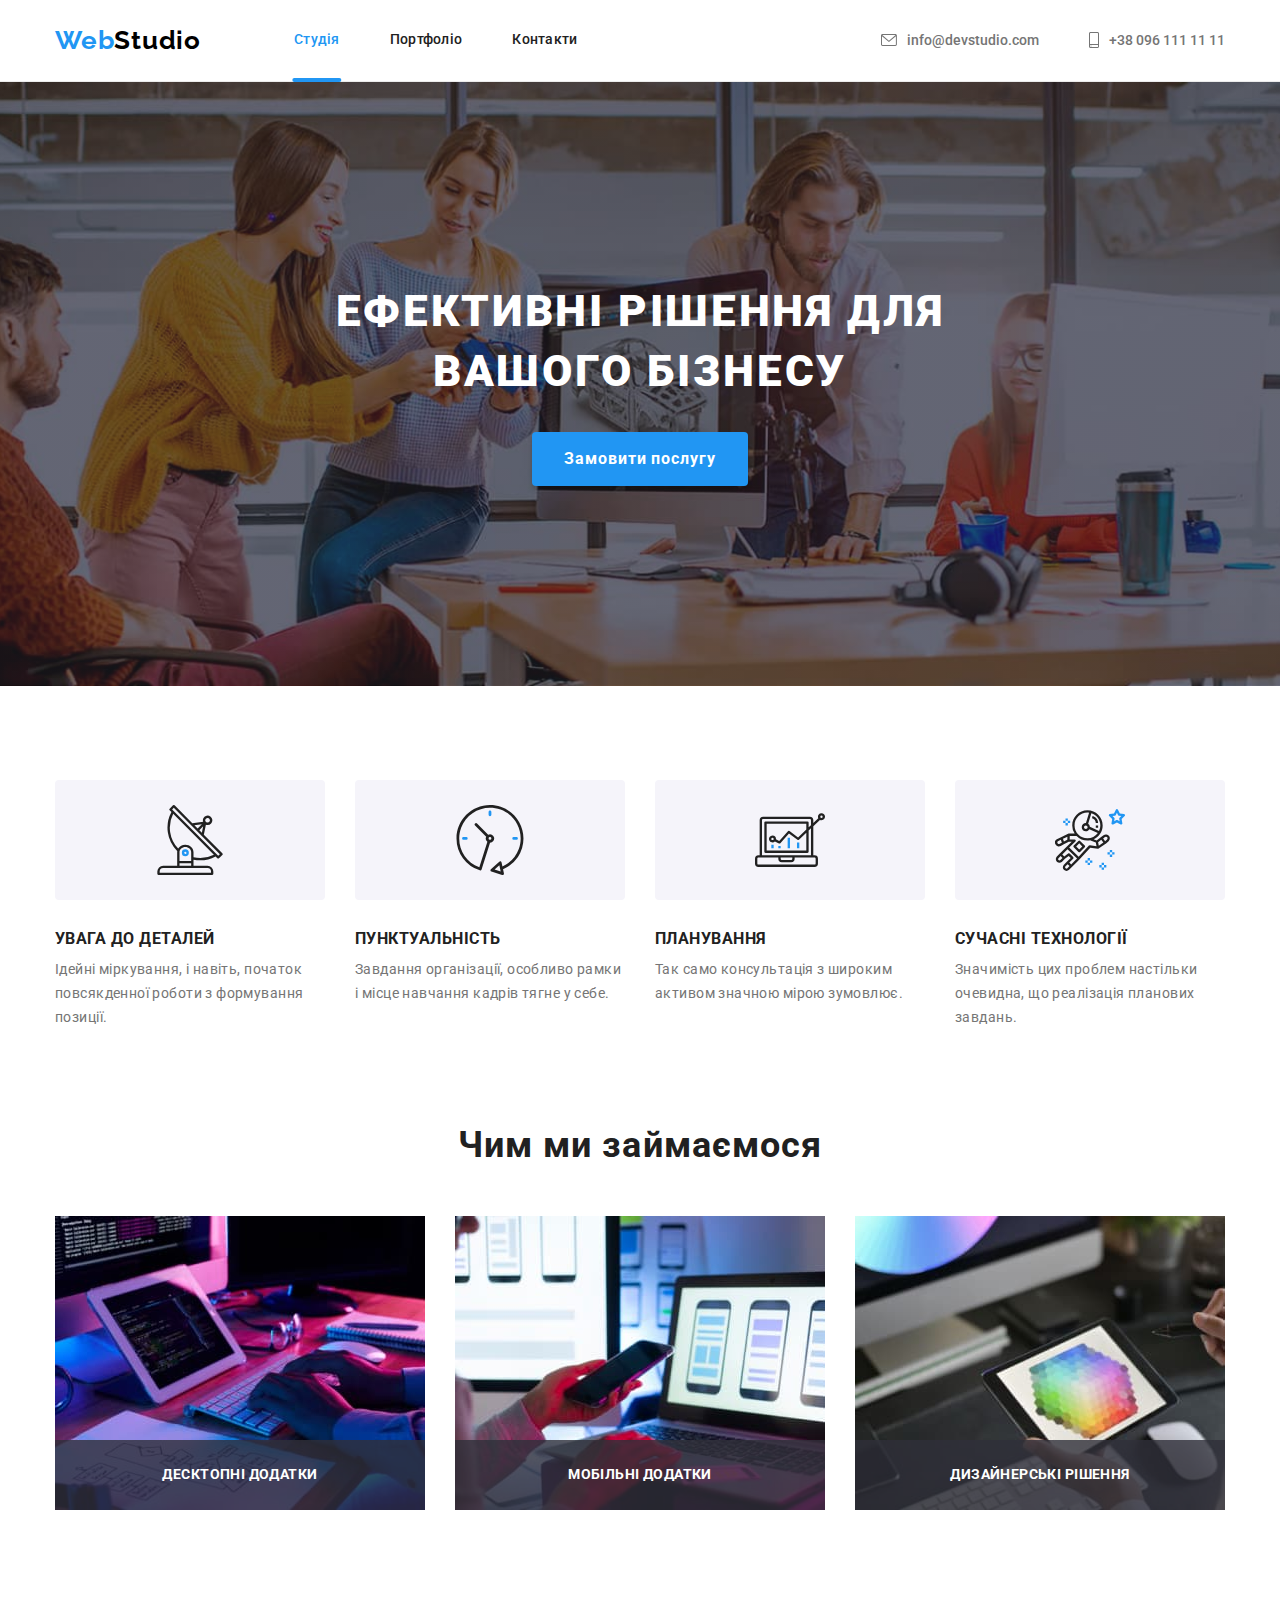
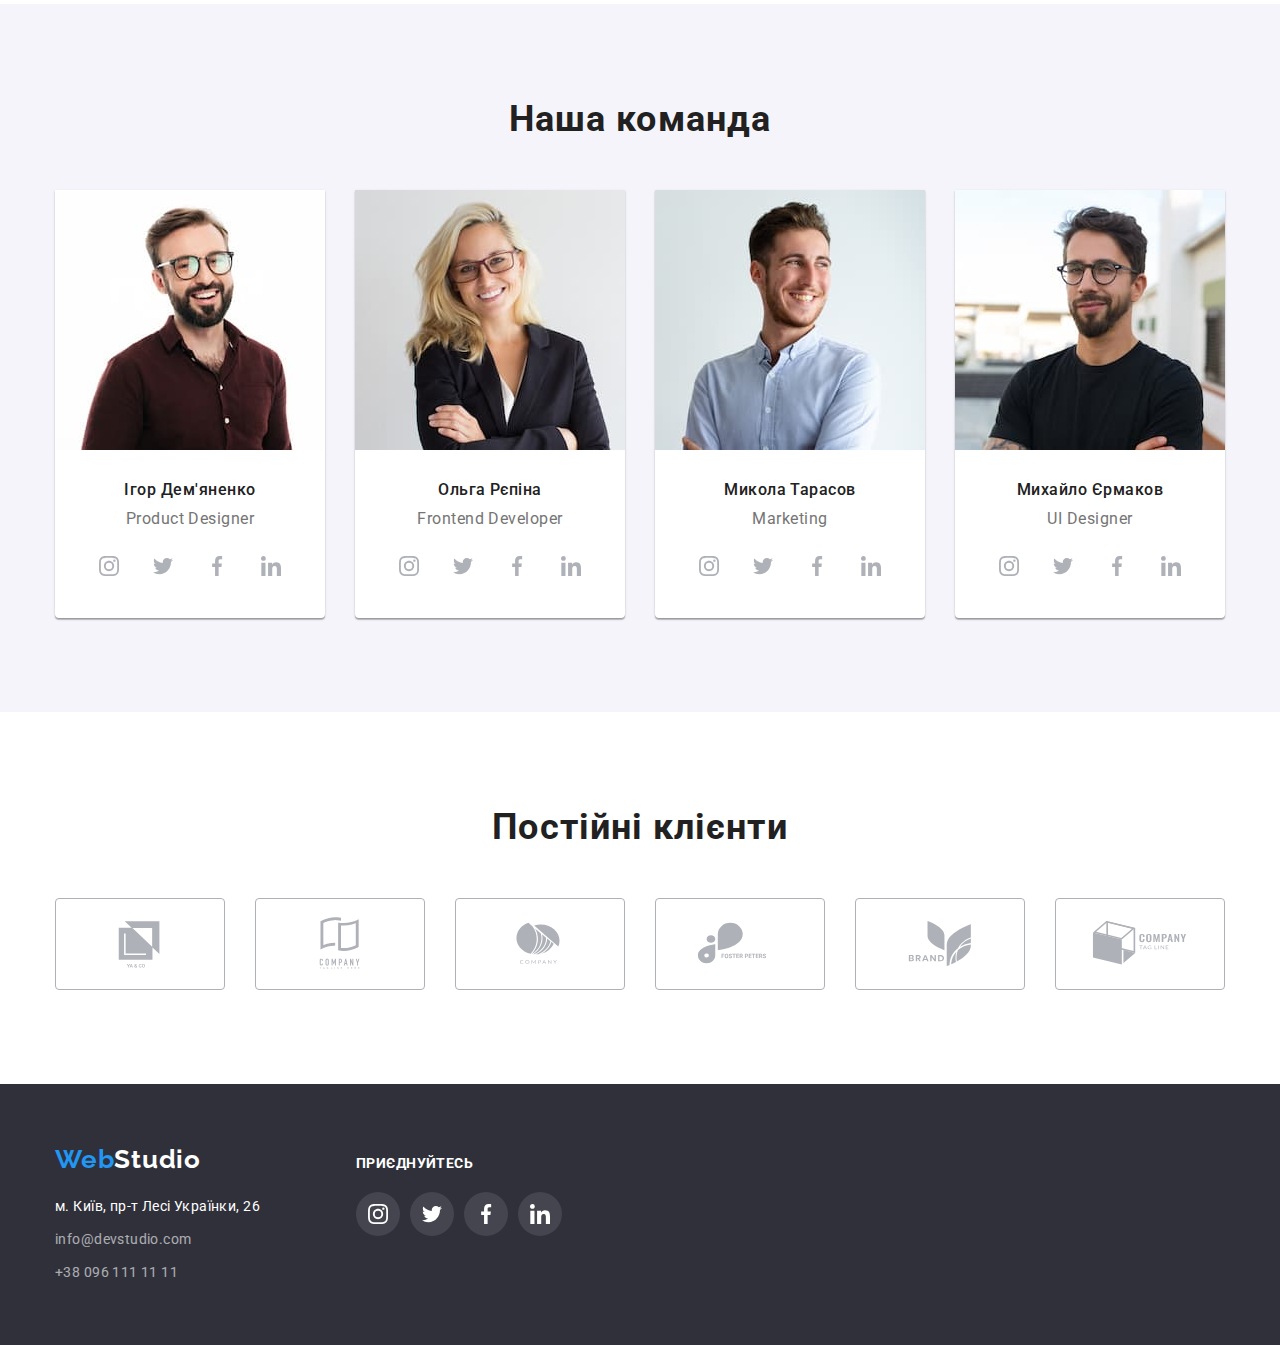
<file: index.html>
<!DOCTYPE html>
<html lang="uk">
  <head>
    <meta charset="UTF-8" />
    <meta http-equiv="X-UA-Compatible" content="IE=edge" />
    <meta name="viewport" content="width=device-width, initial-scale=1.0" />
    <title>WebStudio</title>
    <!-- Fonts -->
    <link rel="preconnect" href="https://fonts.googleapis.com" />
    <link rel="preconnect" href="https://fonts.gstatic.com" crossorigin />
    <link
      href="https://fonts.googleapis.com/css2?family=Raleway:wght@700&family=Roboto:wght@400;500;700;900&display=swap"
      rel="stylesheet"
    />
    <!-- Modern normalize -->
    <link
      rel="stylesheet"
      href="https://cdnjs.cloudflare.com/ajax/libs/modern-normalize/1.0.0/modern-normalize.min.css"
    />
    <!-- CSS -->
    <link rel="stylesheet" href="./css/styles.css" />
  </head>

  <body>
    <!--
  |============================
  | Header
  |============================
    -->
    <header class="header">
      <div class="header-container container">
        <a lang="en" href="/" class="logo link"
          >Web<span class="studio-header">Studio</span>
        </a>

        <nav class="main-header">
          <ul class="site-nav list">
            <li class="item">
              <a href="./index.html" class="link current">Студія</a>
            </li>
            <li class="item">
              <a href="./portfolio.html" class="link">Портфоліо</a>
            </li>
            <li class="item"><a href="/" class="link">Контакти</a></li>
          </ul>
        </nav>

        <ul class="contacts-list-header list">
          <li class="item">
            <a href="mailto:info@devstudio.com" class="contacts-header link">
              <svg class="header-icon" width="16" height="12">
                <use href="./images/icons.svg#icon-envelope"></use></svg
              >info@devstudio.com
            </a>
          </li>
          <li class="item">
            <a href="tel:+380961111111" class="contacts-header link">
              <svg class="header-icon" width="10" height="16">
                <use href="./images/icons.svg#icon-smartphone"></use></svg
              >+38 096 111 11 11
            </a>
          </li>
        </ul>
      </div>
    </header>

    <main>
      <!-- Hero -->
      <section class="section hero">
        <div class="container">
          <h1 class="hero-title">
            Ефективні рішення для <br />
            вашого бізнесу
          </h1>
          <button type="button" class="hero-btn" data-modal-open>
            Замовити послугу
          </button>
        </div>
      </section>

      <!-- Modal window -->
      <div class="backdrop is-hidden" data-modal>
        <div class="modal">
          <button class="modal-btn" data-modal-close>
            <svg class="modal-icon" width="18" height="18">
              <use href="./images/icons.svg#icon-close-black"></use>
            </svg>
          </button>
        </div>
      </div>

      <!-- Особливості / Features -->
      <section class="section features">
        <div class="container">
          <h2 hidden class="visually-hidden">Особливості</h2>
          <ul class="features-list-ul list">
            <li class="features-list">
              <div class="features-icon-bg">
                <svg class="features-icon" width="70" height="70">
                  <use href="./images/icons.svg#icon-antenna"></use>
                </svg>
              </div>
              <h3 class="features-title">Увага до деталей</h3>
              <p class="features-description">
                Ідейні міркування, і навіть, початок повсякденної роботи з
                формування позиції.
              </p>
            </li>
            <li class="features-list">
              <div class="features-icon-bg">
                <svg class="features-icon" width="70" height="70">
                  <use href="./images/icons.svg#icon-clock"></use>
                </svg>
              </div>
              <h3 class="features-title">Пунктуальність</h3>
              <p class="features-description">
                Завдання організації, особливо рамки і місце навчання кадрів
                тягне у себе.
              </p>
            </li>
            <li class="features-list">
              <div class="features-icon-bg">
                <svg class="features-icon" width="70" height="70">
                  <use href="./images/icons.svg#icon-diagram"></use>
                </svg>
              </div>
              <h3 class="features-title">Планування</h3>
              <p class="features-description">
                Так само консультація з широким активом значною мірою зумовлює.
              </p>
            </li>

            <li class="features-list">
              <div class="features-icon-bg">
                <svg class="features-icon" width="70" height="70">
                  <use href="./images/icons.svg#icon-astronaut"></use>
                </svg>
              </div>
              <h3 class="features-title">Сучасні технології</h3>
              <p class="features-description">
                Значимість цих проблем настільки очевидна, що реалізація
                планових завдань.
              </p>
            </li>
          </ul>
        </div>
      </section>

      <!-- About us -->
      <section class="section work">
        <div class="container work-list">
          <h2 class="work-title">Чим ми займаємося</h2>
          <ul class="about-foto card-set list">
            <li class="card-set-item">
              <img
                src="./images/img.jpg"
                alt="Планшет з клавіатурою на столі і написання коду"
                width="370"
                height="294"
              />
              <div class="overlay">
                <p class="overlay-text">Десктопні додатки</p>
              </div>
            </li>
            <li class="card-set-item">
              <img
                src="./images/img01.jpg"
                alt="Ноутбук на столі і розробка застосунку"
                width="370"
                height="294"
              />
              <div class="overlay">
                <p class="overlay-text">Мобільні додатки</p>
              </div>
            </li>
            <li class="card-set-item">
              <img
                src="./images/img02.jpg"
                alt="Планшет в рукак дизайнера"
                width="370"
                height="294"
              />
              <div class="overlay">
                <p class="overlay-text">Дизайнерські рішення</p>
              </div>
            </li>
          </ul>
        </div>
      </section>

      <!--  Our team -->
      <section class="section team">
        <div class="container">
          <h2 class="team-title">Наша команда</h2>
          <ul class="team-list card-set list">
            <li class="team-item card-set-item">
              <div class="team-list-bg">
                <img
                  src="./images/img03.jpg"
                  alt="Ігор Дем'яненко_Product Designer"
                  width="270"
                />
                <div class="team-info">
                  <h3 class="team-name">Ігор Дем'яненко</h3>
                  <p lang="en" class="team-profesion">Product Designer</p>
                  <ul class="socials list">
                    <li class="socials-item">
                      <a
                        class="socials-link link"
                        href="https://instagram.com"
                        target="_blank"
                        rel="noopener noreferrer"
                        aria-label="іконка Instagram"
                      >
                        <svg class="socials-icon" width="20" height="20">
                          <use href="./images/icons.svg#icon-instagram"></use>
                        </svg>
                      </a>
                    </li>
                    <li class="socials-item">
                      <a
                        class="socials-link link"
                        href="https://twitter.com"
                        target="_blank"
                        rel="noopener noreferrer"
                        aria-label="іконка Twitter"
                        ><svg class="socials-icon" width="20" height="20">
                          <use href="./images/icons.svg#icon-twitter"></use>
                        </svg>
                      </a>
                    </li>
                    <li class="socials-item">
                      <a
                        class="socials-link link"
                        href="https://facebook.com"
                        target="_blank"
                        rel="noopener noreferrer"
                        aria-label="іконка Facebook"
                        ><svg class="socials-icon" width="20" height="20">
                          <use href="./images/icons.svg#icon-facebook"></use>
                        </svg>
                      </a>
                    </li>
                    <li class="socials-item">
                      <a
                        class="socials-link link"
                        href="https://linkedin.com"
                        target="_blank"
                        rel="noopener noreferrer"
                        aria-label="іконка Linkedin"
                        ><svg class="socials-icon" width="20" height="20">
                          <use href="./images/icons.svg#icon-linkedin"></use>
                        </svg>
                      </a>
                    </li>
                  </ul>
                </div>
              </div>
            </li>

            <li class="team-item card-set-item">
              <div class="team-list-bg">
                <img
                  src="./images/img04.jpg"
                  alt="Ольга Рєпіна_Frontend Developer"
                  width="270"
                />
                <div class="team-info">
                  <h3 class="team-name">Ольга Рєпіна</h3>
                  <p lang="en" class="team-profesion">Frontend Developer</p>
                  <ul class="socials list">
                    <li class="socials-item">
                      <a
                        class="socials-link link"
                        href="https://instagram.com"
                        target="_blank"
                        rel="noopener noreferrer"
                        aria-label="іконка Instagram"
                        ><svg class="socials-icon" width="20" height="20">
                          <use href="./images/icons.svg#icon-instagram"></use>
                        </svg>
                      </a>
                    </li>
                    <li class="socials-item">
                      <a
                        class="socials-link link"
                        href="https://twitter.com"
                        target="_blank"
                        rel="noopener noreferrer"
                        aria-label="іконка Twitter"
                        ><svg class="socials-icon" width="20" height="20">
                          <use href="./images/icons.svg#icon-twitter"></use>
                        </svg>
                      </a>
                    </li>
                    <li class="socials-item">
                      <a
                        class="socials-link link"
                        href="https://facebook.com"
                        target="_blank"
                        rel="noopener noreferrer"
                        aria-label="іконка Facebook"
                        ><svg class="socials-icon" width="20" height="20">
                          <use href="./images/icons.svg#icon-facebook"></use>
                        </svg>
                      </a>
                    </li>
                    <li class="socials-item">
                      <a
                        class="socials-link link"
                        href="https://linkedin.com"
                        target="_blank"
                        rel="noopener noreferrer"
                        aria-label="іконка Linkedin"
                        ><svg class="socials-icon" width="20" height="20">
                          <use href="./images/icons.svg#icon-linkedin"></use>
                        </svg>
                      </a>
                    </li>
                  </ul>
                </div>
              </div>
            </li>

            <li class="team-item card-set-item">
              <div class="team-list-bg">
                <img
                  src="./images/img05.jpg"
                  alt="Микола Тарасов_Marketing"
                  width="270"
                />
                <div class="team-info">
                  <h3 class="team-name">Микола Тарасов</h3>
                  <p lang="en" class="team-profesion">Marketing</p>
                  <ul class="socials list">
                    <li class="socials-item">
                      <a
                        class="socials-link link"
                        href="https://instagram.com"
                        target="_blank"
                        rel="noopener noreferrer"
                        aria-label="іконка Instagram"
                        ><svg class="socials-icon" width="20" height="20">
                          <use href="./images/icons.svg#icon-instagram"></use>
                        </svg>
                      </a>
                    </li>
                    <li class="socials-item">
                      <a
                        class="socials-link link"
                        href="https://twitter.com"
                        target="_blank"
                        rel="noopener noreferrer"
                        aria-label="іконка Twitter"
                        ><svg class="socials-icon" width="20" height="20">
                          <use href="./images/icons.svg#icon-twitter"></use>
                        </svg>
                      </a>
                    </li>
                    <li class="socials-item">
                      <a
                        class="socials-link link"
                        href="https://facebook.com"
                        target="_blank"
                        rel="noopener noreferrer"
                        aria-label="іконка Facebook"
                        ><svg class="socials-icon" width="20" height="20">
                          <use href="./images/icons.svg#icon-facebook"></use>
                        </svg>
                      </a>
                    </li>
                    <li class="socials-item">
                      <a
                        class="socials-link link"
                        href="https://linkedin.com"
                        target="_blank"
                        rel="noopener noreferrer"
                        aria-label="іконка Linkedin"
                        ><svg class="socials-icon" width="20" height="20">
                          <use href="./images/icons.svg#icon-linkedin"></use>
                        </svg>
                      </a>
                    </li>
                  </ul>
                </div>
              </div>
            </li>

            <li class="team-item card-set-item">
              <div class="team-list-bg">
                <img
                  src="./images/img06.jpg"
                  alt="Михайло Єрмаков_UI Designer"
                  width="270"
                />
                <div class="team-info">
                  <h3 class="team-name">Михайло Єрмаков</h3>
                  <p lang="en" class="team-profesion">UI Designer</p>
                  <ul class="socials list">
                    <li class="socials-item">
                      <a
                        class="socials-link link"
                        href="https://instagram.com"
                        target="_blank"
                        rel="noopener noreferrer"
                        aria-label="іконка Instagram"
                        ><svg class="socials-icon" width="20" height="20">
                          <use href="./images/icons.svg#icon-instagram"></use>
                        </svg>
                      </a>
                    </li>
                    <li class="socials-item">
                      <a
                        class="socials-link link"
                        href="https://twitter.com"
                        target="_blank"
                        rel="noopener noreferrer"
                        aria-label="іконка Twitter"
                        ><svg class="socials-icon" width="20" height="20">
                          <use href="./images/icons.svg#icon-twitter"></use>
                        </svg>
                      </a>
                    </li>
                    <li class="socials-item">
                      <a
                        class="socials-link link"
                        href="https://facebook.com"
                        target="_blank"
                        rel="noopener noreferrer"
                        aria-label="іконка Facebook"
                        ><svg class="socials-icon" width="20" height="20">
                          <use href="./images/icons.svg#icon-facebook"></use>
                        </svg>
                      </a>
                    </li>
                    <li class="socials-item">
                      <a
                        class="socials-link link"
                        href="https://linkedin.com"
                        target="_blank"
                        rel="noopener noreferrer"
                        aria-label="іконка Linkedin"
                        ><svg class="socials-icon" width="20" height="20">
                          <use href="./images/icons.svg#icon-linkedin"></use>
                        </svg>
                      </a>
                    </li>
                  </ul>
                </div>
              </div>
            </li>
          </ul>
        </div>
      </section>

      <!-- Постійні клієнти -->
      <section class="section">
        <div class="container">
          <h2 class="team-title">Постійні клієнти</h2>
          <ul class="clients-list list">
            <li class="clients-item">
              <a
                href=""
                class="client-link link"
                target="_blank"
                rel="noopener noreferrer"
                aria-label="іконка YA & CO"
              >
                <svg class="client-icon" width="106" height="60">
                  <use href="./images/icons.svg#icon-logo1"></use>
                </svg>
              </a>
            </li>
            <li class="clients-item">
              <a
                href=""
                class="client-link link"
                target="_blank"
                rel="noopener noreferrer"
                aria-label="іконка Company tagline here"
              >
                <svg class="client-icon" width="106" height="60">
                  <use href="./images/icons.svg#icon-logo2"></use>
                </svg>
              </a>
            </li>
            <li class="clients-item">
              <a
                href=""
                class="client-link link"
                target="_blank"
                rel="noopener noreferrer"
                aria-label="іконка Company"
              >
                <svg class="client-icon" width="106" height="60">
                  <use href="./images/icons.svg#icon-logo3"></use>
                </svg>
              </a>
            </li>
            <li class="clients-item">
              <a
                href=""
                class="client-link link"
                target="_blank"
                rel="noopener noreferrer"
                aria-label="іконка Foster peters"
              >
                <svg class="client-icon" width="106" height="60">
                  <use href="./images/icons.svg#icon-logo4"></use>
                </svg>
              </a>
            </li>
            <li class="clients-item">
              <a
                href=""
                class="client-link link"
                target="_blank"
                rel="noopener noreferrer"
                aria-label="іконка Brand"
              >
                <svg class="client-icon" width="106" height="60">
                  <use href="./images/icons.svg#icon-logo5"></use>
                </svg>
              </a>
            </li>
            <li class="clients-item">
              <a
                href=""
                class="client-link link"
                target="_blank"
                rel="noopener noreferrer"
                aria-label="іконка Company tag line"
              >
                <svg class="client-icon" width="106" height="60">
                  <use href="./images/icons.svg#icon-logo6"></use>
                </svg>
              </a>
            </li>
          </ul>
        </div>
      </section>
    </main>

    <!--  Footer -->

    <footer class="section contacts">
      <div class="container webstudio-contacts">
        <div class="footer-info">
          <a lang="en" href="/" class="logo-footer link"
            >Web<span class="studio-footer">Studio</span>
          </a>

          <address>
            <div class="footer-text">
              <ul class="footer-list list">
                <li class="item">
                  <a
                    href="https://goo.gl/maps/QRH2RzH7axmgxvUn7"
                    target="_blank"
                    rel="noreferrer noopener"
                    class="map link"
                    >м. Київ, пр-т Лесі Українки, 26
                  </a>
                </li>
                <li class="item">
                  <a
                    href="mailto:info@devstudio.com"
                    class="contacts-footer link"
                    >info@devstudio.com
                  </a>
                </li>
                <li class="item">
                  <a href="tel:+380961111111" class="contacts-footer link"
                    >+38 096 111 11 11
                  </a>
                </li>
              </ul>
            </div>
          </address>
        </div>

        <div class="join">
          <p class="footer-socials-title">Приєднуйтесь</p>

          <ul class="socials-footer list">
            <li class="socials-item">
              <a
                class="socials-link-footer link"
                href="https://instagram.com"
                target="_blank"
                rel="noopener noreferrer"
                aria-label="іконка Instagram"
              >
                <svg class="socials-icon" width="20" height="20">
                  <use href="./images/icons.svg#icon-instagram"></use>
                </svg>
              </a>
            </li>
            <li class="socials-item">
              <a
                class="socials-link-footer link"
                href="https://twitter.com"
                target="_blank"
                rel="noopener noreferrer"
                aria-label="іконка Twitter"
              >
                <svg class="socials-icon" width="20" height="20">
                  <use href="./images/icons.svg#icon-twitter"></use>
                </svg>
              </a>
            </li>
            <li class="socials-item">
              <a
                class="socials-link-footer link"
                href="https://facebook.com"
                target="_blank"
                rel="noopener noreferrer"
                aria-label="іконка Facebook"
              >
                <svg class="socials-icon" width="20" height="20">
                  <use href="./images/icons.svg#icon-facebook"></use>
                </svg>
              </a>
            </li>
            <li class="socials-item">
              <a
                class="socials-link-footer link"
                href="https://linkedin.com"
                target="_blank"
                rel="noopener noreferrer"
                aria-label="іконка Linkedin"
              >
                <svg class="socials-icon" width="20" height="20">
                  <use href="./images/icons.svg#icon-linkedin"></use>
                </svg>
              </a>
            </li>
          </ul>
        </div>
      </div>
    </footer>
    <script src="./js/modal.js"></script>
  </body>
</html>
</file>
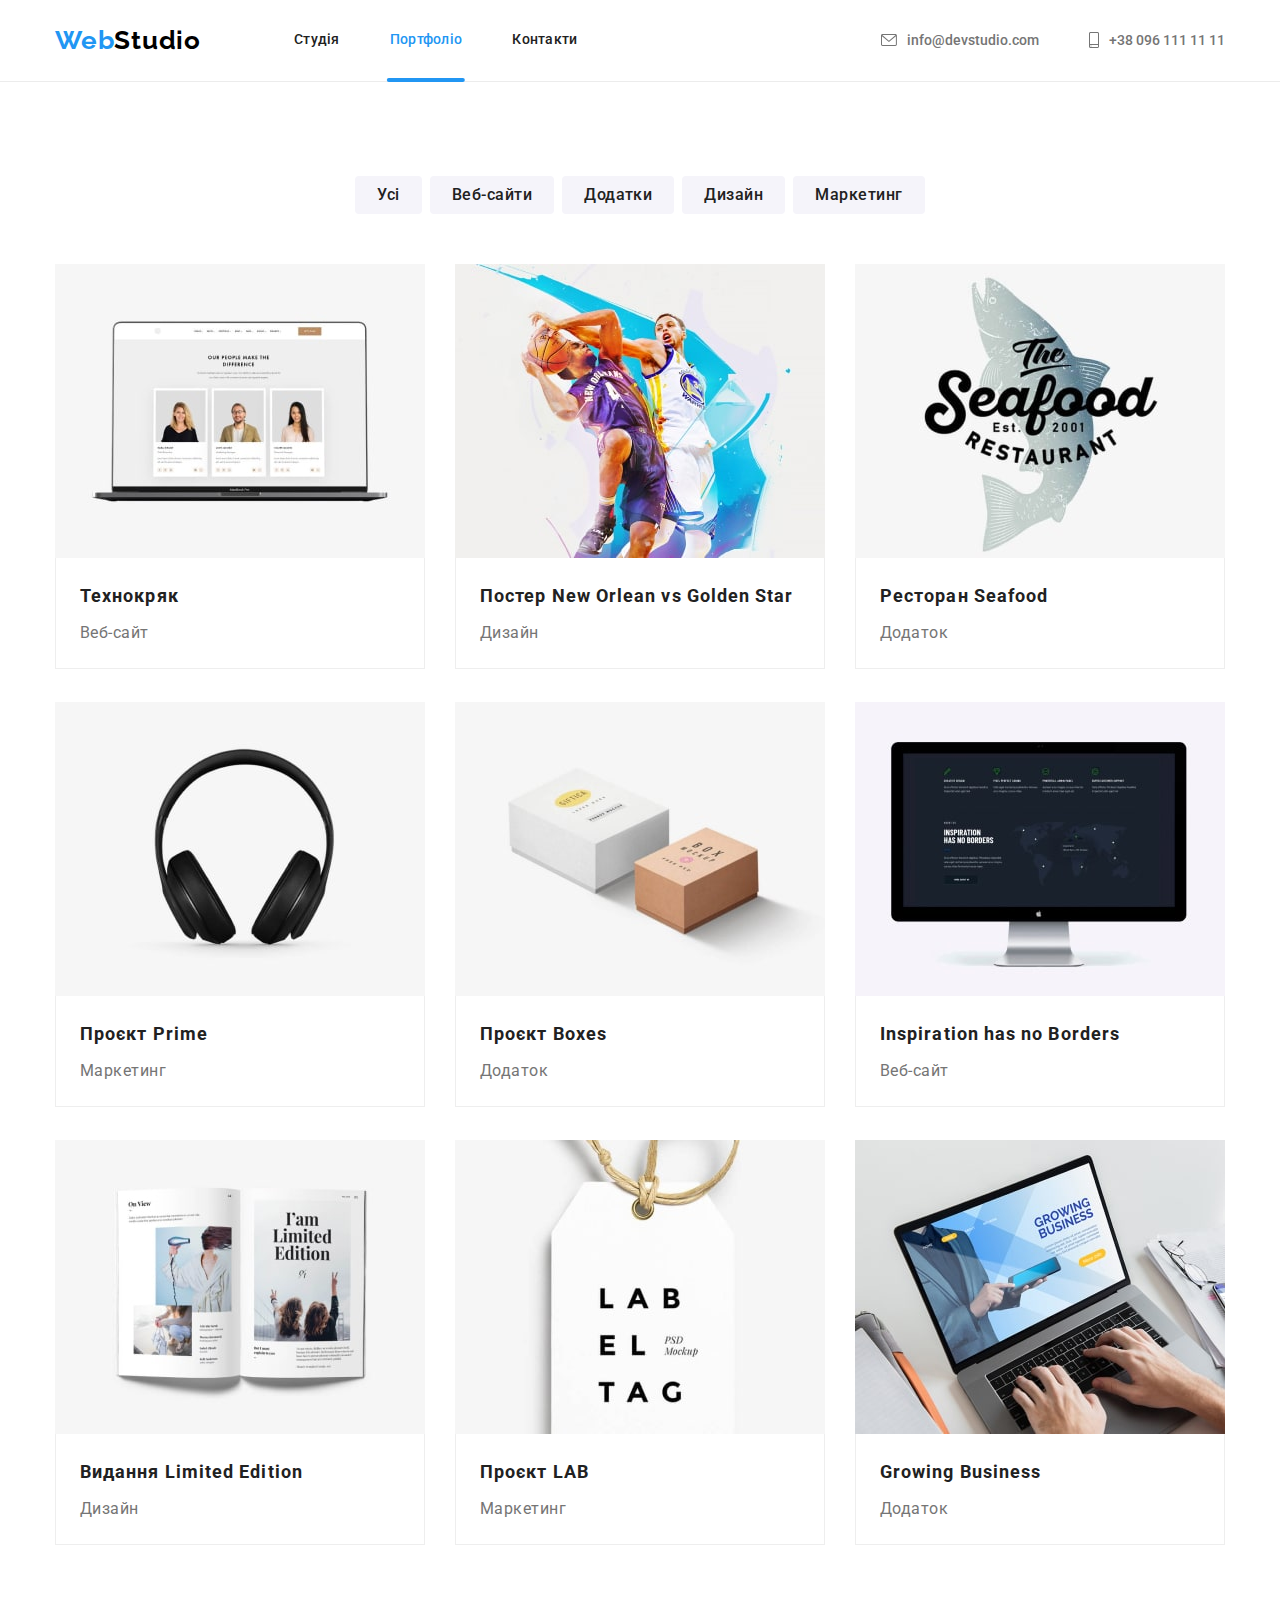
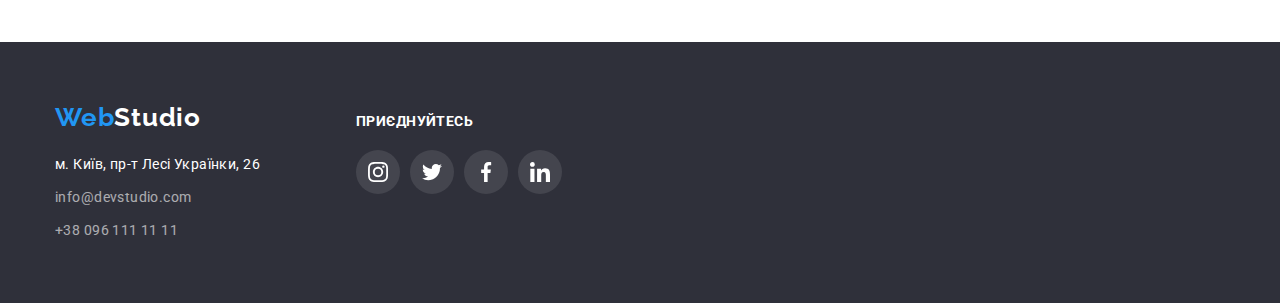
<file: portfolio.html>
<!DOCTYPE html>
<html lang="uk">
  <head>
    <meta charset="UTF-8" />
    <meta http-equiv="X-UA-Compatible" content="IE=edge" />
    <meta name="viewport" content="width=device-width, initial-scale=1.0" />
    <title>WebStudio</title>
    <!-- Fonts -->
    <link rel="preconnect" href="https://fonts.googleapis.com" />
    <link rel="preconnect" href="https://fonts.gstatic.com" crossorigin />
    <link
      href="https://fonts.googleapis.com/css2?family=Raleway:wght@700&family=Roboto:wght@400;500;700;900&display=swap"
      rel="stylesheet"
    />
    <!-- Modern normalize -->
    <link
      rel="stylesheet"
      href="https://cdnjs.cloudflare.com/ajax/libs/modern-normalize/1.0.0/modern-normalize.min.css"
    />
    <!-- CSS -->
    <link rel="stylesheet" href="./css/styles.css" />
  </head>

  <body>
    <!--
  |============================
  | Header
  |============================
    -->
    <header class="header">
      <div class="header-container container">
        <a lang="en" href="/" class="logo link"
          >Web<span class="studio-header">Studio</span>
        </a>

        <nav class="main-header">
          <ul class="site-nav list">
            <li class="item">
              <a href="./index.html" class="link">Студія</a>
            </li>
            <li class="item">
              <a href="./portfolio.html" class="link current">Портфоліо</a>
            </li>
            <li class="item"><a href="/" class="link">Контакти</a></li>
          </ul>
        </nav>

        <ul class="contacts-list-header list">
          <li class="item">
            <a href="mailto:info@devstudio.com" class="contacts-header link">
              <svg class="header-icon" width="16" height="12">
                <use href="./images/icons.svg#icon-envelope"></use></svg
              >info@devstudio.com
            </a>
          </li>
          <li class="item">
            <a href="tel:+380961111111" class="contacts-header link">
              <svg class="header-icon" width="10" height="16">
                <use href="./images/icons.svg#icon-smartphone"></use></svg
              >+38 096 111 11 11
            </a>
          </li>
        </ul>
      </div>
    </header>

    <!--
  |============================
  | Projects
  |============================
    -->
    <main>
      <section class="section projects-list">
        <div class="container">
          <h1 hidden class="visually-hidden">Portfolio</h1>
          <ul class="filters-btn list">
            <li class="item">
              <button type="button" class="projects-list-btn">Усі</button>
            </li>
            <li class="item">
              <button type="button" class="projects-list-btn">Веб-сайти</button>
            </li>
            <li class="item">
              <button type="button" class="projects-list-btn">Додатки</button>
            </li>
            <li class="item">
              <button type="button" class="projects-list-btn">Дизайн</button>
            </li>
            <li class="item">
              <button type="button" class="projects-list-btn">Маркетинг</button>
            </li>
          </ul>

          <ul class="project-list card-set list">
            <li class="project-item card-set-item">
              <a href="/" class="card-set-link link">
                <div class="card-set-box">
                  <img
                    src="./images/portfolio01.jpg"
                    alt="Приклади робот"
                    width="370"
                    height="294"
                  />
                  <div class="overlay-projects">
                    <p class="overlay-projects-text">
                      Ресурс пропонує комплексні пропозиції з різним рівнем
                      функціоналу та сервісів. Все це дозволить відвідувачу
                      отримати вичерпні відомості про компанію чи приватну
                      особу.
                    </p>
                  </div>
                </div>
                <div class="project-card">
                  <h2 class="project-name">Технокряк</h2>
                  <p class="type-project">Веб-сайт</p>
                </div>
              </a>
            </li>
            <li class="project-item card-set-item">
              <a href="/" class="card-set-link link">
                <div class="card-set-box">
                  <img
                    src="./images/portfolio02.jpg"
                    alt="Приклади робот"
                    width="370"
                    height="294"
                  />
                  <div class="overlay-projects">
                    <p class="overlay-projects-text">
                      Ресурс пропонує комплексні пропозиції з різним рівнем
                      функціоналу та сервісів. Все це дозволить відвідувачу
                      отримати вичерпні відомості про компанію чи приватну
                      особу.
                    </p>
                  </div>
                </div>
                <div class="project-card">
                  <h2 class="project-name">
                    Постер <span lang="en">New Orlean vs Golden Star</span>
                  </h2>
                  <p class="type-project">Дизайн</p>
                </div>
              </a>
            </li>
            <li class="project-item card-set-item">
              <a href="/" class="card-set-link link">
                <div class="card-set-box">
                  <img
                    src="./images/portfolio03.jpg"
                    alt="Приклади робот"
                    width="370"
                    height="294"
                  />
                  <div class="overlay-projects">
                    <p class="overlay-projects-text">
                      Ресурс пропонує комплексні пропозиції з різним рівнем
                      функціоналу та сервісів. Все це дозволить відвідувачу
                      отримати вичерпні відомості про компанію чи приватну
                      особу.
                    </p>
                  </div>
                </div>
                <div class="project-card">
                  <h2 class="project-name">
                    Ресторан <span lang="en">Seafood</span>
                  </h2>
                  <p class="type-project">Додаток</p>
                </div>
              </a>
            </li>
            <li class="project-item card-set-item">
              <a href="/" class="card-set-link link">
                <div class="card-set-box">
                  <img
                    src="./images/portfolio04.jpg"
                    alt="Приклади робот"
                    width="370"
                    height="294"
                  />
                  <div class="overlay-projects">
                    <p class="overlay-projects-text">
                      Ресурс пропонує комплексні пропозиції з різним рівнем
                      функціоналу та сервісів. Все це дозволить відвідувачу
                      отримати вичерпні відомості про компанію чи приватну
                      особу.
                    </p>
                  </div>
                </div>
                <div class="project-card">
                  <h2 class="project-name">
                    Проєкт <span lang="en">Prime</span>
                  </h2>
                  <p class="type-project">Маркетинг</p>
                </div>
              </a>
            </li>
            <li class="project-item card-set-item">
              <a href="/" class="card-set-link link">
                <div class="card-set-box">
                  <img
                    src="./images/portfolio05.jpg"
                    alt="Приклади робот"
                    width="370"
                    height="294"
                  />
                  <div class="overlay-projects">
                    <p class="overlay-projects-text">
                      Ресурс пропонує комплексні пропозиції з різним рівнем
                      функціоналу та сервісів. Все це дозволить відвідувачу
                      отримати вичерпні відомості про компанію чи приватну
                      особу.
                    </p>
                  </div>
                </div>
                <div class="project-card">
                  <h2 class="project-name">
                    Проєкт <span lang="en">Boxes</span>
                  </h2>
                  <p class="type-project">Додаток</p>
                </div>
              </a>
            </li>
            <li class="project-item card-set-item">
              <a href="/" class="card-set-link link">
                <div class="card-set-box">
                  <img
                    src="./images/portfolio06.jpg"
                    alt="Приклади робот"
                    width="370"
                    height="294"
                  />
                  <div class="overlay-projects">
                    <p class="overlay-projects-text">
                      Ресурс пропонує комплексні пропозиції з різним рівнем
                      функціоналу та сервісів. Все це дозволить відвідувачу
                      отримати вичерпні відомості про компанію чи приватну
                      особу.
                    </p>
                  </div>
                </div>
                <div class="project-card">
                  <h2 lang="en" class="project-name">
                    Inspiration has no Borders
                  </h2>
                  <p class="type-project">Веб-сайт</p>
                </div>
              </a>
            </li>
            <li class="project-item card-set-item">
              <a href="/" class="card-set-link link">
                <div class="card-set-box">
                  <img
                    src="./images/portfolio07.jpg"
                    alt="Приклади робот"
                    width="370"
                    height="294"
                  />
                  <div class="overlay-projects">
                    <p class="overlay-projects-text">
                      Ресурс пропонує комплексні пропозиції з різним рівнем
                      функціоналу та сервісів. Все це дозволить відвідувачу
                      отримати вичерпні відомості про компанію чи приватну
                      особу.
                    </p>
                  </div>
                </div>
                <div class="project-card">
                  <h2 class="project-name">
                    Видання <span lang="en">Limited Edition</span>
                  </h2>
                  <p class="type-project">Дизайн</p>
                </div>
              </a>
            </li>
            <li class="project-item card-set-item">
              <a href="/" class="card-set-link link">
                <div class="card-set-box">
                  <img
                    src="./images/portfolio08.jpg"
                    alt="Приклади робот"
                    width="370"
                    height="294"
                  />
                  <div class="overlay-projects">
                    <p class="overlay-projects-text">
                      Ресурс пропонує комплексні пропозиції з різним рівнем
                      функціоналу та сервісів. Все це дозволить відвідувачу
                      отримати вичерпні відомості про компанію чи приватну
                      особу.
                    </p>
                  </div>
                </div>
                <div class="project-card">
                  <h2 class="project-name">
                    Проєкт <span lang="en">LAB</span>
                  </h2>
                  <p class="type-project">Маркетинг</p>
                </div>
              </a>
            </li>
            <li class="project-item card-set-item">
              <a href="/" class="card-set-link link">
                <div class="card-set-box">
                  <img
                    src="./images/portfolio09.jpg"
                    alt="Приклади робот"
                    width="370"
                    height="294"
                  />
                  <div class="overlay-projects">
                    <p class="overlay-projects-text">
                      Ресурс пропонує комплексні пропозиції з різним рівнем
                      функціоналу та сервісів. Все це дозволить відвідувачу
                      отримати вичерпні відомості про компанію чи приватну
                      особу.
                    </p>
                  </div>
                </div>
                <div class="project-card">
                  <h2 lang="en" class="project-name">Growing Business</h2>
                  <p class="type-project">Додаток</p>
                </div>
              </a>
            </li>
          </ul>
        </div>
      </section>
    </main>

    <!-- Підвал / Footer -->

    <footer class="section contacts">
      <div class="container webstudio-contacts">
        <div class="footer-info">
          <a lang="en" href="/" class="logo-footer link"
            >Web<span class="studio-footer">Studio</span>
          </a>

          <address>
            <div class="footer-text">
              <ul class="footer-list list">
                <li class="item">
                  <a
                    href="https://goo.gl/maps/QRH2RzH7axmgxvUn7"
                    target="_blank"
                    rel="noreferrer noopener"
                    class="map link"
                    >м. Київ, пр-т Лесі Українки, 26
                  </a>
                </li>
                <li class="item">
                  <a
                    href="mailto:info@devstudio.com"
                    class="contacts-footer link"
                    >info@devstudio.com
                  </a>
                </li>
                <li class="item">
                  <a href="tel:+380961111111" class="contacts-footer link"
                    >+38 096 111 11 11
                  </a>
                </li>
              </ul>
            </div>
          </address>
        </div>

        <div class="join">
          <p class="footer-socials-title">Приєднуйтесь</p>

          <ul class="socials-footer list">
            <li class="socials-item">
              <a
                class="socials-link-footer link"
                href="https://instagram.com"
                target="_blank"
                rel="noopener noreferrer"
                aria-label="іконка Instagram"
              >
                <svg class="socials-icon" width="20" height="20">
                  <use href="./images/icons.svg#icon-instagram"></use>
                </svg>
              </a>
            </li>
            <li class="socials-item">
              <a
                class="socials-link-footer link"
                href="https://twitter.com"
                target="_blank"
                rel="noopener noreferrer"
                aria-label="іконка Twitter"
              >
                <svg class="socials-icon" width="20" height="20">
                  <use href="./images/icons.svg#icon-twitter"></use>
                </svg>
              </a>
            </li>
            <li class="socials-item">
              <a
                class="socials-link-footer link"
                href="https://facebook.com"
                target="_blank"
                rel="noopener noreferrer"
                aria-label="іконка Facebook"
              >
                <svg class="socials-icon" width="20" height="20">
                  <use href="./images/icons.svg#icon-facebook"></use>
                </svg>
              </a>
            </li>
            <li class="socials-item">
              <a
                class="socials-link-footer link"
                href="https://linkedin.com"
                target="_blank"
                rel="noopener noreferrer"
                aria-label="іконка Linkedin"
              >
                <svg class="socials-icon" width="20" height="20">
                  <use href="./images/icons.svg#icon-linkedin"></use>
                </svg>
              </a>
            </li>
          </ul>
        </div>
      </div>
    </footer>
  </body>
</html>
</file>
<file: css/styles.css>
:root {
  /* Text color */
  --primary-text-color: #212121; /* основний колір тексту, заголовки */
  --secondary-text-color: #ffffff; /* другий колір тексту, заголовки */
  --paragraf-text-color: #757575; /* колір тексту параграфів*/
  --aсcent-text-color: #2196f3; /* акцент, синій колір */

  /* Картки-картинки */
  --indent: 30px; /* відстань між картинками*/
  --items: 3; /*кількість картинок в рядку*/

  /* Animation */
  --anim: 250ms cubic-bezier(0.4, 0, 0.2, 1);
}

/* 
  |============================
  | Base styles
  |============================
*/
html {
  box-sizing: border-box;
}
*,
*::before,
*::after {
  box-sizing: inherit;
}

body {
  color: var(--primary-text-color);
  background-color: var(--secondary-text-color);
  font-family: 'Roboto', 'Verdana', 'Tahoma', sans-serif;
  font-size: 14px;
}

/*** reset start ****/
h1,
h2,
h3,
h4,
h5,
h6,
p {
  margin: 0;
}

.link {
  text-decoration: none;
  color: currentColor;
  display: inline-block;
  transition: color var(--anim);
}

.list {
  list-style: none;
  margin: 0;
  padding: 0;
}

img {
  display: block;
  max-width: 100%;
}
/**** reset end ****/

.link:hover,
.link:focus {
  color: var(--aсcent-text-color);
}

.link.current {
  color: var(--aсcent-text-color);
}

.container {
  width: 1200px;
  padding-right: 15px;
  padding-left: 15px;
  margin-right: auto;
  margin-left: auto;
}

.section {
  padding-top: 94px;
  padding-bottom: 94px;
}

/*
  |============================
  | Card set
  |============================
*/
.card-set {
  display: flex;
  flex-wrap: wrap;
  gap: var(--indent);
}

/*
  |============================
  | Header
  |============================
*/
.header {
  border-bottom: 1px solid #ececec;
}

.header-container {
  display: flex;
  padding: 0 15px;
  align-items: center;
}

.logo,
.logo-footer {
  font-family: 'Raleway', 'Verdana', 'Tahoma', sans-serif;
  font-weight: 700;
  font-size: 26px;
  line-height: 1.19;
  letter-spacing: 0.03em;
  color: var(--aсcent-text-color);
  padding: 25px 0;
  transition: transform 1000ms;
}

.logo:hover,
.logo-footer:hover {
  transform: scale(1.2);
}

.studio-header {
  color: #000000;
}

.site-nav {
  display: flex;
  font-weight: 500;
  line-height: 1.14;
  letter-spacing: 0.02em;
  color: var(--primary-text-color);
  margin-left: 93px;
}

.site-nav .link {
  position: relative;
}

.site-nav .link.current::after {
  content: '';
  display: block;
  width: 108%;
  height: 4px;
  border-radius: 2px;
  background-color: var(--aсcent-text-color);
  position: absolute;
  left: 50%;
  bottom: -2%;
  transform: translateX(-50%) scaleX(1);
  opacity: 1;
  transition: transform var(--anim), opacity var(--anim);
}

.site-nav .link::after {
  content: '';
  display: block;
  width: 108%;
  height: 4px;
  border-radius: 2px;
  background-color: var(--aсcent-text-color);
  position: absolute;
  left: 50%;
  bottom: -2%;
  transform: translateX(-50%) scaleX(0.3);
  opacity: 0;
  transition: opacity var(--anim), scaleX var(--anim), transform var(--anim);
}

.site-nav .link:hover::after,
.site-nav .link:focus::after {
  opacity: 1;
  transform: translateX(-50%) scaleX(1);
}

.site-nav .link,
.contacts-list-header .link {
  padding: 32px 0;
}

.site-nav .item + .item {
  margin-left: 50px;
}

.contacts-list-header {
  display: flex;
  margin-left: auto;
}
.contacts-header {
  display: flex;
  align-items: center;
  gap: 10px;
  color: var(--paragraf-text-color);
  font-weight: 500;
}
.contacts-list-header .item + .item {
  margin-left: 50px;
}

.header-icon {
  fill: currentColor;
}

/*
  |============================
  | Hero
  |============================
*/
.hero {
  max-width: 1600px;
  margin: 0 auto;
  background-color: #c4c4c4;
  background-image: linear-gradient(
      rgba(47, 48, 58, 0.4),
      rgba(47, 48, 58, 0.4)
    ),
    url(../images/hero-bg.jpg);
  background-repeat: no-repeat;
  background-position: center;
  background-size: cover;
  text-align: center;
  padding-top: 200px;
  padding-bottom: 200px;
}

.hero-title {
  font-weight: 900;
  font-size: 44px;
  line-height: 1.36;
  letter-spacing: 0.06em;
  text-transform: uppercase;
  color: var(--secondary-text-color);

  margin-right: auto;
  margin-left: auto;
  margin-bottom: 30px;
  width: 696px;
}

.hero-btn {
  font-family: inherit;
  color: var(--secondary-text-color);
  border-color: transparent;
  background: #2196f3;
  cursor: pointer;
  font-weight: 700;
  font-size: 16px;
  line-height: 1.87;
  align-items: center;
  letter-spacing: 0.06em;
  box-shadow: 0px 4px 4px rgba(0, 0, 0, 0.15);
  border-radius: 4px;
  padding: 10px 30px;
  min-width: 216px;
  /* transition-property: transform; */
  transition: background-color var(--anim);
}

.hero-btn:hover,
.hero-btn:focus {
  background-color: #188ce8;
}

/*
  |============================
  | Modal window
  |============================
*/
.backdrop {
  position: fixed;
  top: 0;
  left: 0;
  width: 100%;
  height: 100%;
  background-color: rgba(0, 0, 0, 0.2);
  transition: opacity var(--anim), visibility var(--anim);
  z-index: 10;
}

.backdrop.is-hidden {
  opacity: 0;
  visibility: hidden;
  pointer-events: none;
}

.modal {
  position: absolute;
  top: 50%;
  left: 50%;
  transform: translate(-50%, -50%);
  width: 528px;
  min-height: 581px;
  background: var(--secondary-text-color);
  box-shadow: 0px 1px 3px rgba(0, 0, 0, 0.12), 0px 1px 1px rgba(0, 0, 0, 0.14),
    0px 2px 1px rgba(0, 0, 0, 0.2);
  border-radius: 4px;
  transition: transform var(--anim), opacity var(--anim);
}

.modal-btn {
  position: absolute;
  top: 10px;
  right: 10px;
  width: 30px;
  height: 30px;

  padding: 0;
  display: inline-flex;
  align-items: center;
  justify-content: center;

  border: 1px solid rgba(0, 0, 0, 0.1);
  border-radius: 50%;
  background-color: transparent;
  cursor: pointer;
}

.modal-icon {
  fill: #000000;
}

/*
  |============================
  | Features
  |============================
*/
/* налаштування для прихованого заголовка */
.visually-hidden {
  position: absolute;
  white-space: nowrap;
  width: 1px;
  height: 1px;
  overflow: hidden;
  border: 0;
  padding: 0;
  clip: rect(0 0 0 0);
  clip-path: inset(50%);
  margin: -1px;
}

.features-list-ul {
  display: flex;
  justify-content: space-between;
  flex-wrap: wrap;
}

.features-list {
  width: 270px;
}
.features-title {
  line-height: 1.14;
  letter-spacing: 0.03em;
  text-transform: uppercase;
  color: var(--primary-text-color);

  margin-top: 0;
  margin-bottom: 10px;
}

.features-description {
  line-height: 1.71;
  letter-spacing: 0.03em;
  color: var(--paragraf-text-color);
  margin: 0;
}

.features-icon-bg {
  display: flex;
  width: 270px;
  height: 120px;
  background: #f5f4fa;
  border-radius: 4px;
  margin-bottom: 30px;
  justify-content: center;
  align-items: center;
}

/*
  |============================
  | About us
  |============================
*/
.work {
  padding-top: 0;
}
.about-foto {
  display: flex;
}

.work-title,
.team-title {
  font-size: 36px;
  line-height: 1.17;
  text-align: center;
  letter-spacing: 0.03em;
  color: var(--primary-text-color);
  margin-bottom: 50px;
}
.card-set-item {
  position: relative;
}

.overlay {
  position: absolute;
  display: flex;
  justify-content: center;
  align-items: center;
  bottom: 0;
  width: 100%;
  background-color: rgba(47, 48, 58, 0.8);
}

.overlay-text {
  font-weight: 700;
  line-height: 1.14;
  text-align: center;
  letter-spacing: 0.03em;
  text-transform: uppercase;
  color: var(--secondary-text-color);
  padding: 27px 10px;
}

/*
  |============================
  | Our team
  |============================
*/
.team {
  background-color: #f5f4fa;
  font-size: 16px;
  line-height: 1.19;
  letter-spacing: 0.03em;
}

.card-set-item {
  /* (100% ширини - зазор gap 30px * (к-ть зазорів між елементами 3 - 1)) / 3 елементів в рядку */
  flex-basis: calc(
    (100% - var(--indent) * (var(--items) - 1)) / (var(--items))
  );
}
.team-list {
  --items: 4;
}

.team-name {
  color: var(--primary-text-color);
  font-weight: 500;
  font-size: 16px;
  line-height: 1.19;
  text-align: center;
  letter-spacing: 0.03em;
  margin-bottom: 10px;
}
.team-profesion {
  margin-bottom: 16px;
  color: #757575;
  font-weight: 400;
  font-size: 16px;
  line-height: 1.19;
  text-align: center;
  letter-spacing: 0.03em;
}
.team-info {
  padding: 30px 0;
}
.team-list-bg {
  background-color: #ffffff;

  box-shadow: 0px 1px 3px rgba(0, 0, 0, 0.12), 0px 1px 1px rgba(0, 0, 0, 0.14),
    0px 2px 1px rgba(0, 0, 0, 0.2);
  border-radius: 0px 0px 4px 4px;
}

.socials,
.socials-footer {
  display: flex;
  justify-content: center;
  align-items: center;
  gap: 10px;
}

.socials-link {
  display: flex;
  justify-content: center;
  align-items: center;
  width: 44px;
  height: 44px;
  color: #afb1b8;
  border-radius: 50%;
  transition: color var(--anim), background-color var(--anim);
}
.socials-link:hover,
.socials-link:focus,
.socials-link-footer:hover,
.socials-link-footer:focus {
  color: var(--secondary-text-color);
  background-color: var(--aсcent-text-color);
}

.socials-icon {
  fill: currentColor;
}

/*
  |============================
  | Постійні клієнти
  |============================
*/
.clients-list {
  display: flex;
  justify-content: center;
  gap: 30px;
}
.client-link {
  display: flex;
  justify-content: center;
  align-items: center;
  color: #afb1b8;
  width: 170px;
  height: 92px;
  border: 1px solid #afb1b8;
  border-radius: 4px;
  transition: color var(--anim), border-color var(--anim);
}

.client-link:hover,
.client-link:focus {
  color: #2196f3;
  border-color: #2196f3;
}
.client-icon {
  fill: currentColor;
}

/*
  |============================
  | Footer
  |============================
*/
.logo-footer {
  padding: 0;
  margin-bottom: 20px;
}

.studio-footer {
  color: var(--secondary-text-color);
}

.contacts {
  background-color: #2f303a;
  padding: 0;
}

.footer-list .item {
  font-style: normal;
  font-weight: 400;
  line-height: 1.71;
  letter-spacing: 0.03em;
  color: var(--secondary-text-color);
}

.footer-list .item:not(:last-child) {
  margin-bottom: 9px;
}

.footer-list .item + .item {
  opacity: 0.6;
}

.webstudio-contacts {
  display: flex;
}
.footer-info {
  width: 231px;
  padding-top: 60px;
  padding-bottom: 60px;
  margin-right: 70px;
}

.join {
  padding-top: 72px;
  padding-bottom: 100px;
}

.footer-socials-title {
  margin-bottom: 20px;
  font-weight: 700;
  line-height: 1.14;
  letter-spacing: 0.03em;
  text-transform: uppercase;
  color: var(--secondary-text-color);
}

.socials-link-footer {
  display: flex;
  justify-content: center;
  align-items: center;
  color: var(--secondary-text-color);
  width: 44px;
  height: 44px;
  border-radius: 50%;
  background-color: rgba(255, 255, 255, 0.1);
}

/*
  |============================
  |============================
  | PORTFOLIO
  |============================
  |============================
*/
/*
  |============================
  | Buttons
  |============================
*/
.filters-btn {
  display: flex;
  justify-content: center;
  margin-bottom: 50px;
}

.filters-btn .item:not(:last-child) {
  margin-right: 8px;
}

.projects-list-btn {
  font-family: inherit;
  background: #f5f4fa;
  border-radius: 4px;
  font-weight: 500;
  font-size: 16px;
  line-height: 1.62;
  text-align: center;
  letter-spacing: 0.03em;
  color: var(--primary-text-color);
  padding: 6px 22px;
  border: 0;
  transition: color var(--anim), background-color var(--anim),
    box-shadow var(--anim);
}
.projects-list-btn:hover,
.projects-list-btn:focus {
  color: var(--secondary-text-color);
  background-color: #2196f3;
  box-shadow: 0px 3px 1px rgba(0, 0, 0, 0.1), 0px 1px 2px rgba(0, 0, 0, 0.08),
    0px 2px 2px rgba(0, 0, 0, 0.12);
  cursor: pointer;
}
/*
  |============================
  | Projects
  |============================
*/

.project-name {
  font-size: 18px;
  line-height: 2;
  letter-spacing: 0.06em;
  color: var(--primary-text-color);

  margin-top: 0;
  margin-bottom: 4px;
}
.type-project {
  font-size: 16px;
  line-height: 1.87;
  letter-spacing: 0.03em;
  color: var(--paragraf-text-color);

  margin: 0;
}

.project-list {
  display: flex;
  flex-wrap: wrap;
  gap: 30px;
}

.project-card {
  padding: 20px 24px;
  border: 1px solid #eeeeee;
  border-top: none;
}

.card-set-link {
  position: relative;
  overflow: hidden;
  transition: box-shadow var(--anim);
}

.card-set-link:hover,
.card-set-link:focus {
  box-shadow: 0px 1px 1px rgba(0, 0, 0, 0.12), 0px 4px 4px rgba(0, 0, 0, 0.06),
    1px 4px 6px rgba(0, 0, 0, 0.16);
}

.card-set-box {
  position: relative;
  overflow: hidden;
}

.overlay-projects {
  position: absolute;
  top: 0;
  left: 0;
  width: 100%;
  height: 100%;
  background-color: rgba(33, 150, 243, 0.9);
  padding-left: 24px;
  padding-right: 24px;
  display: flex;
  align-items: center;
  transform: translateY(100%);
  transition: transform var(--anim);
}

.project-item:hover .overlay-projects,
.project-item:focus .overlay-projects {
  transform: translateY(0);
}

.overlay-projects-text {
  font-size: 18px;
  line-height: 1.56;
  letter-spacing: 0.03em;
  color: var(--secondary-text-color);
}
</file>
